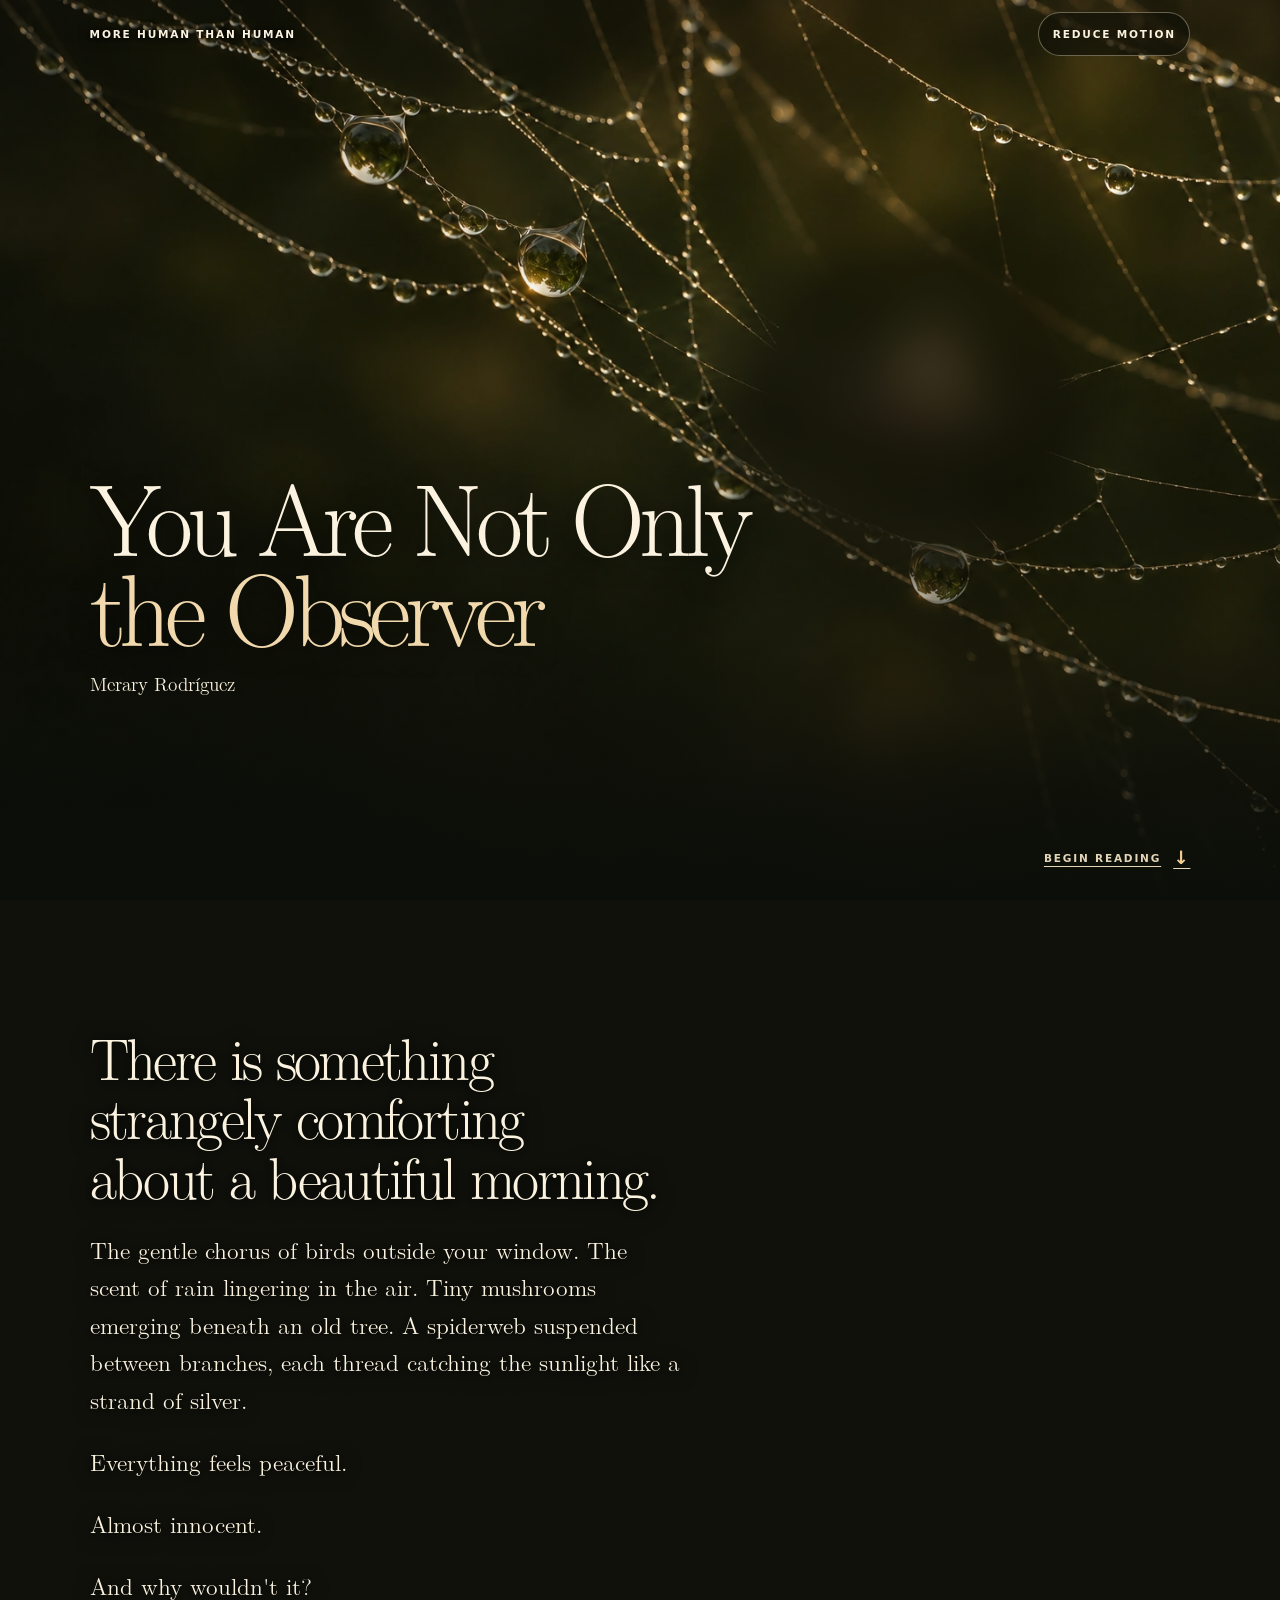
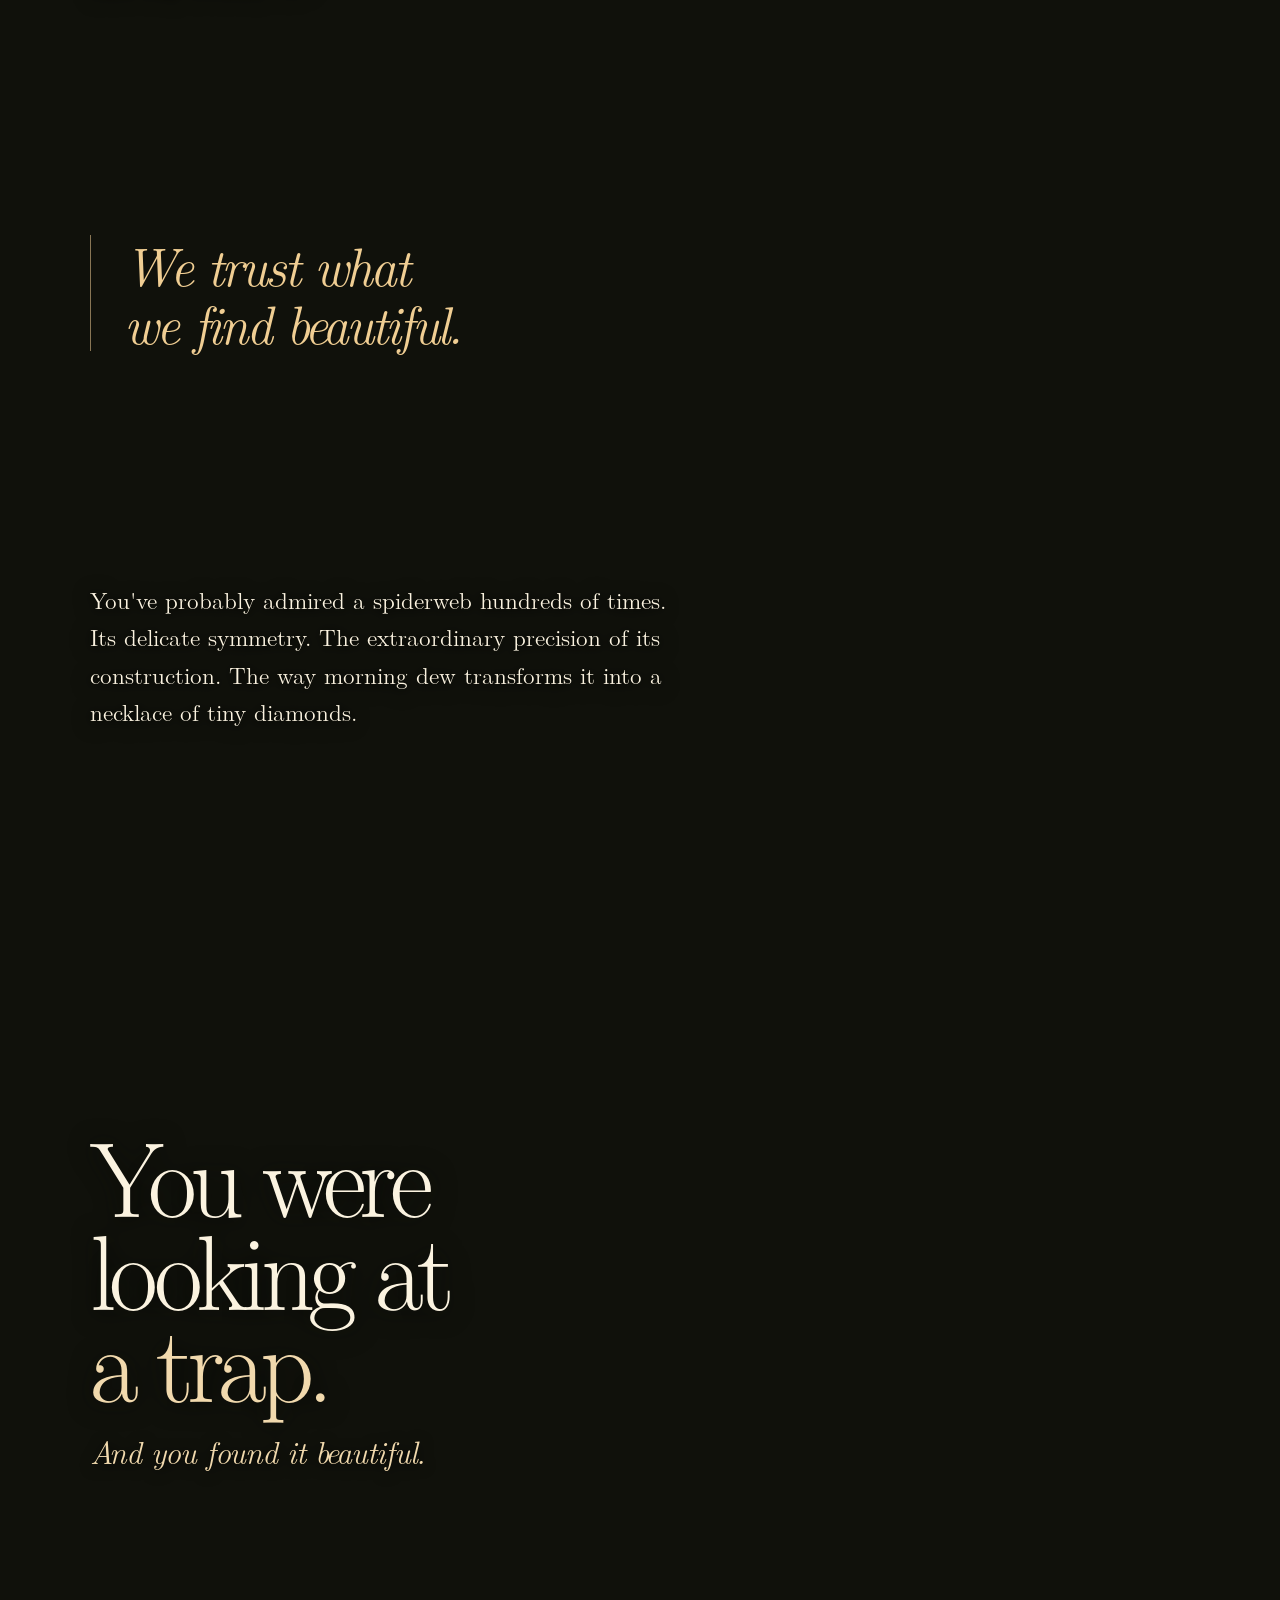
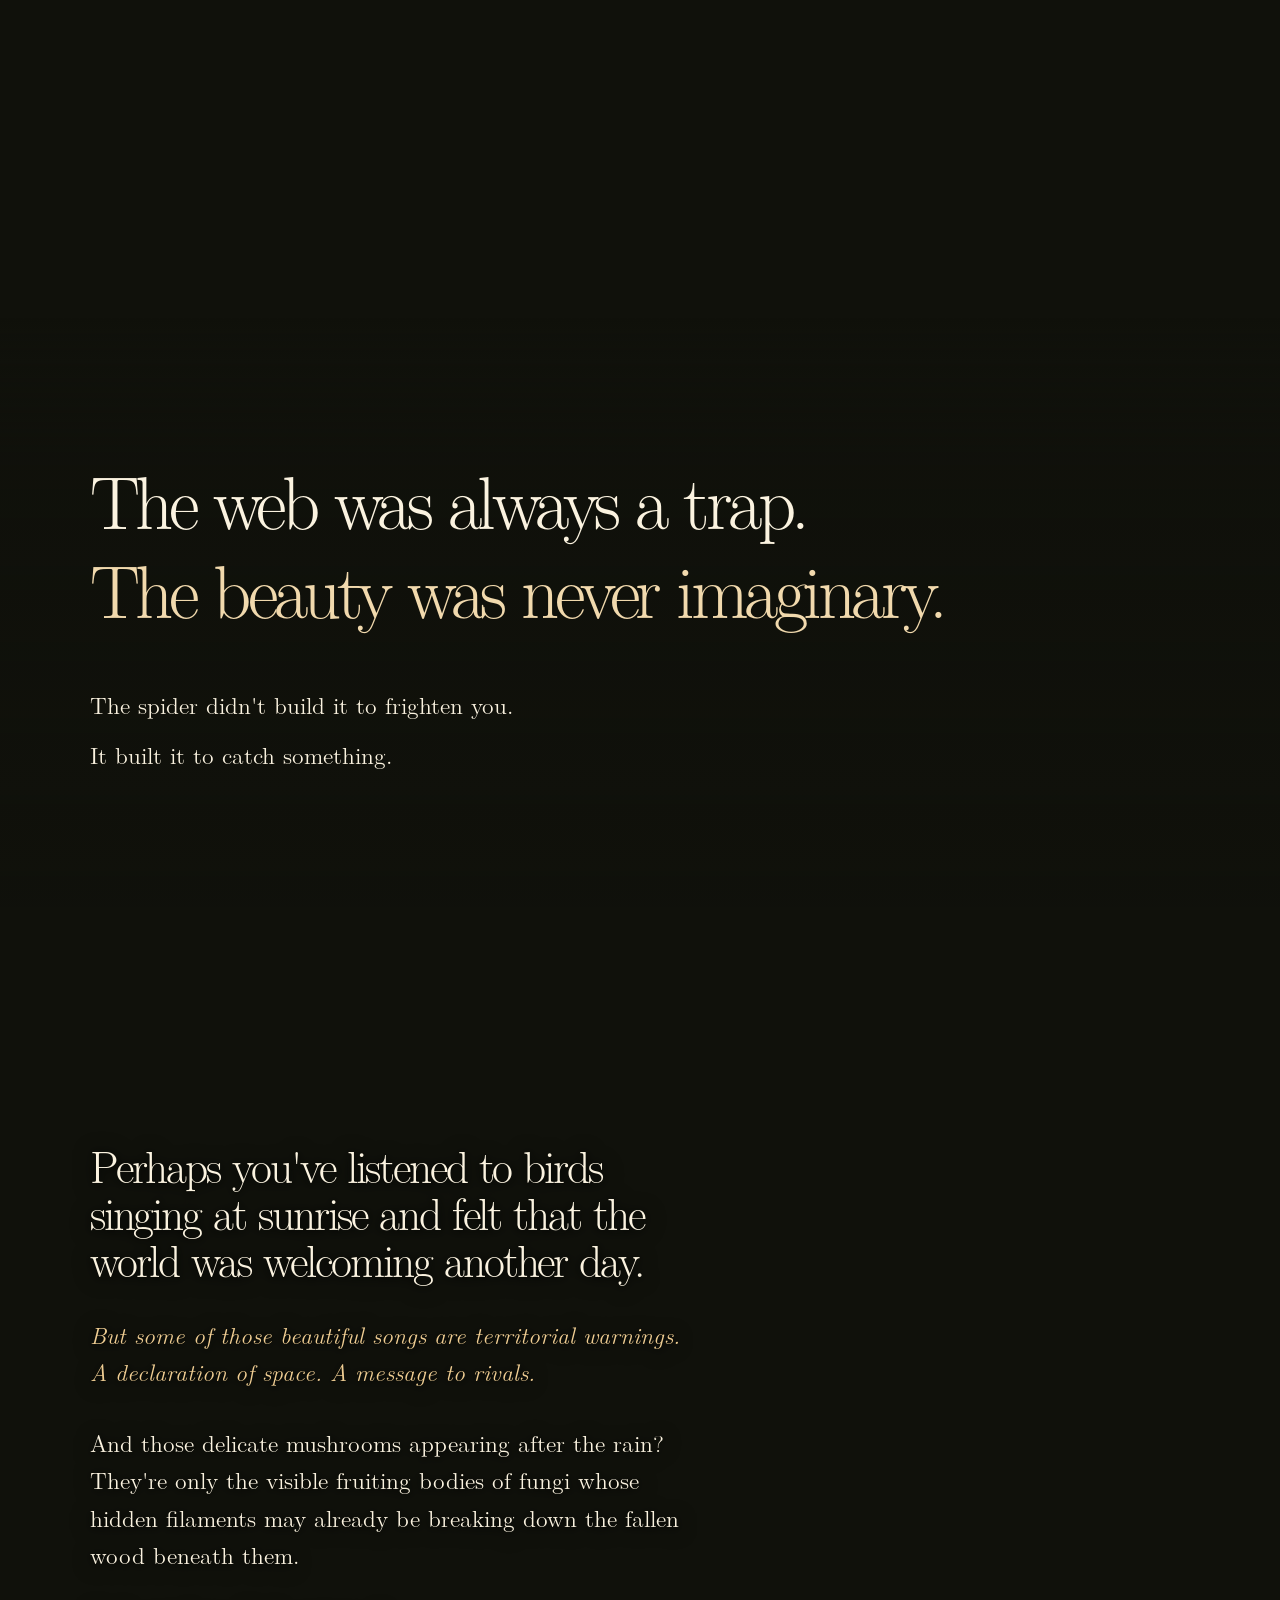
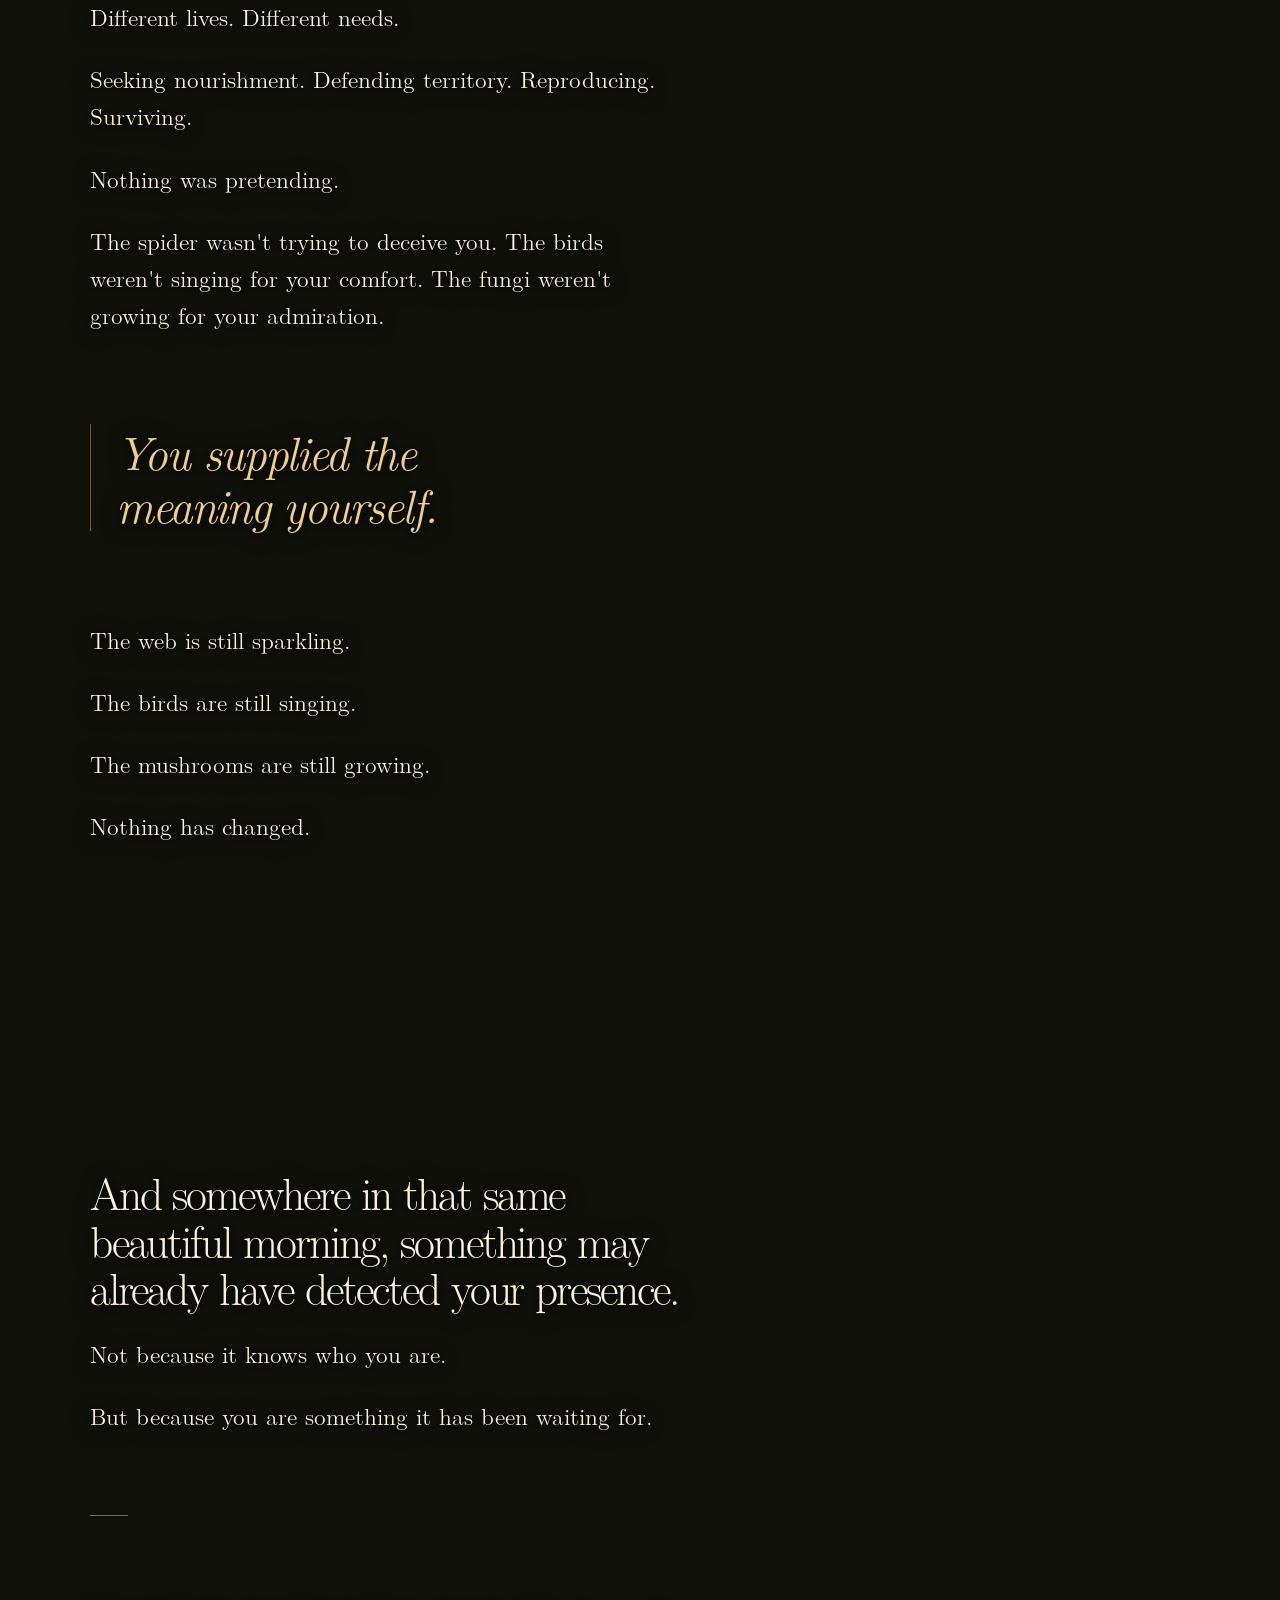
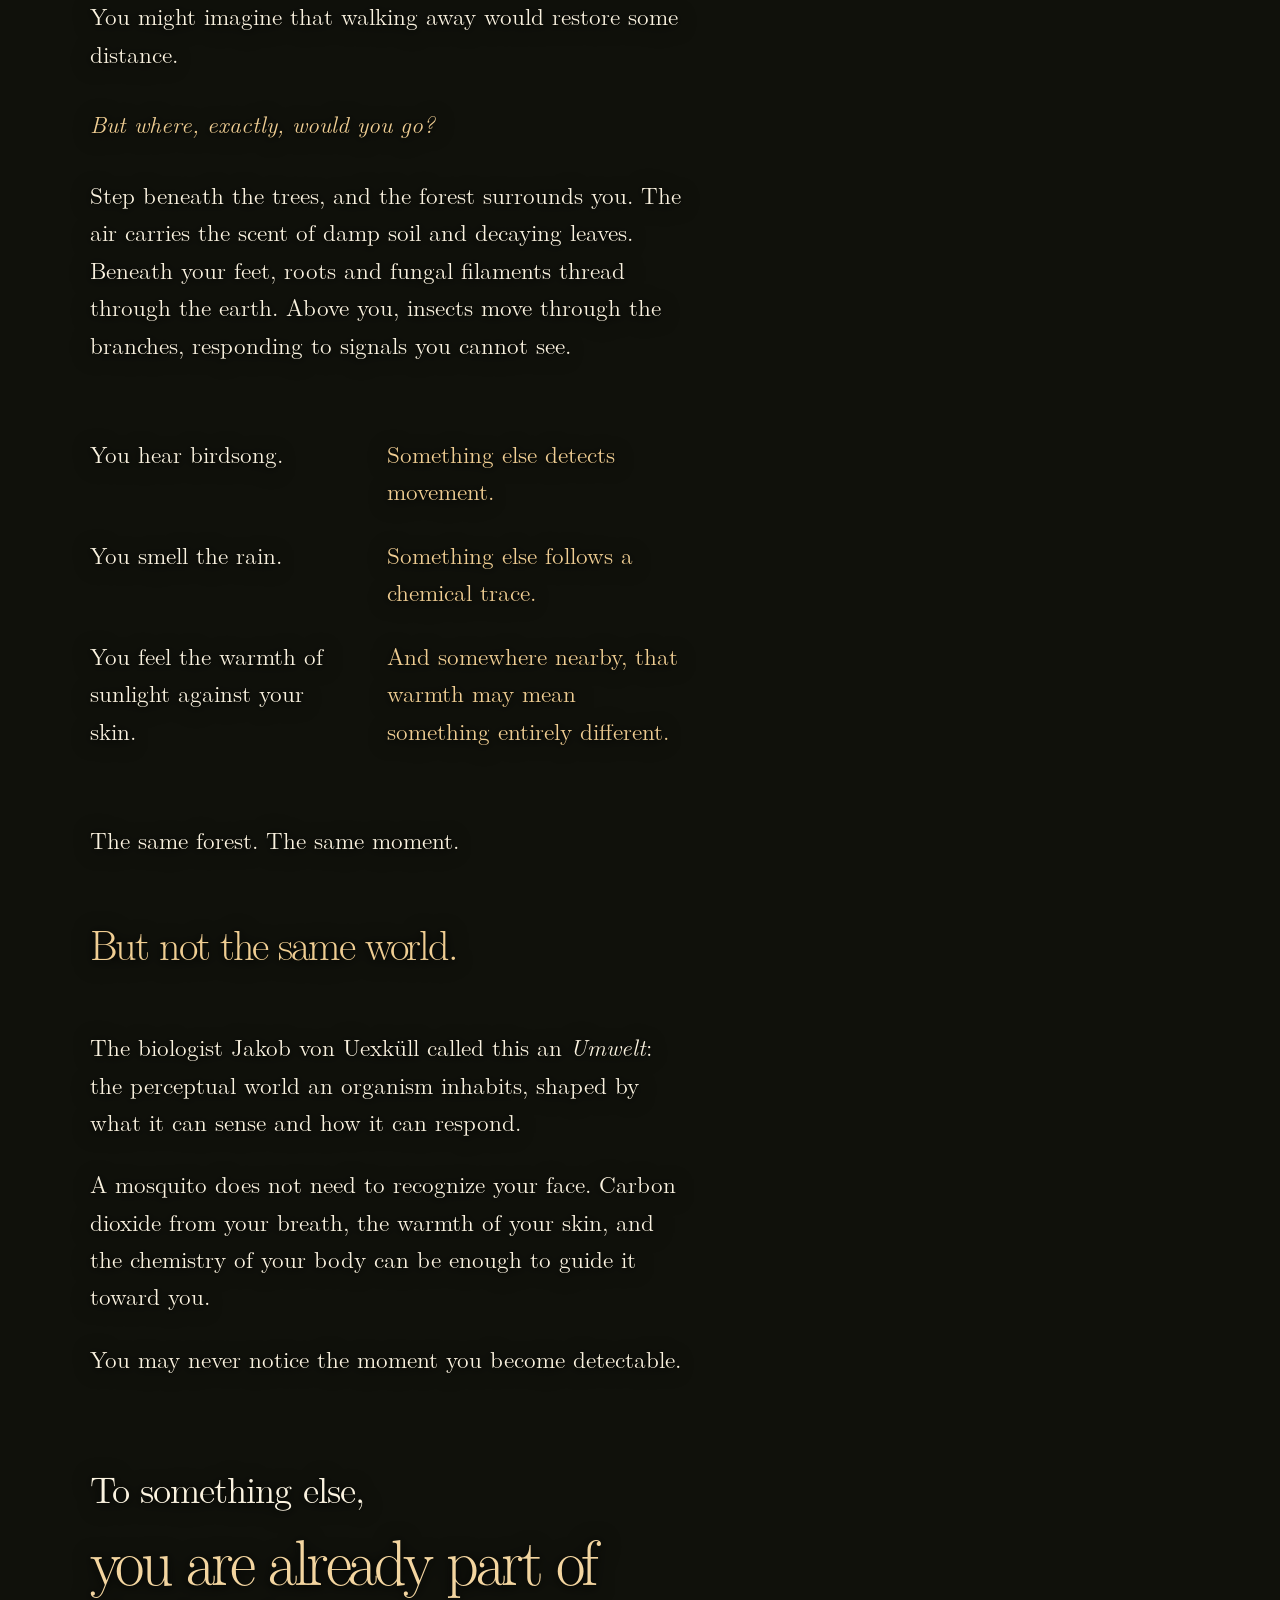
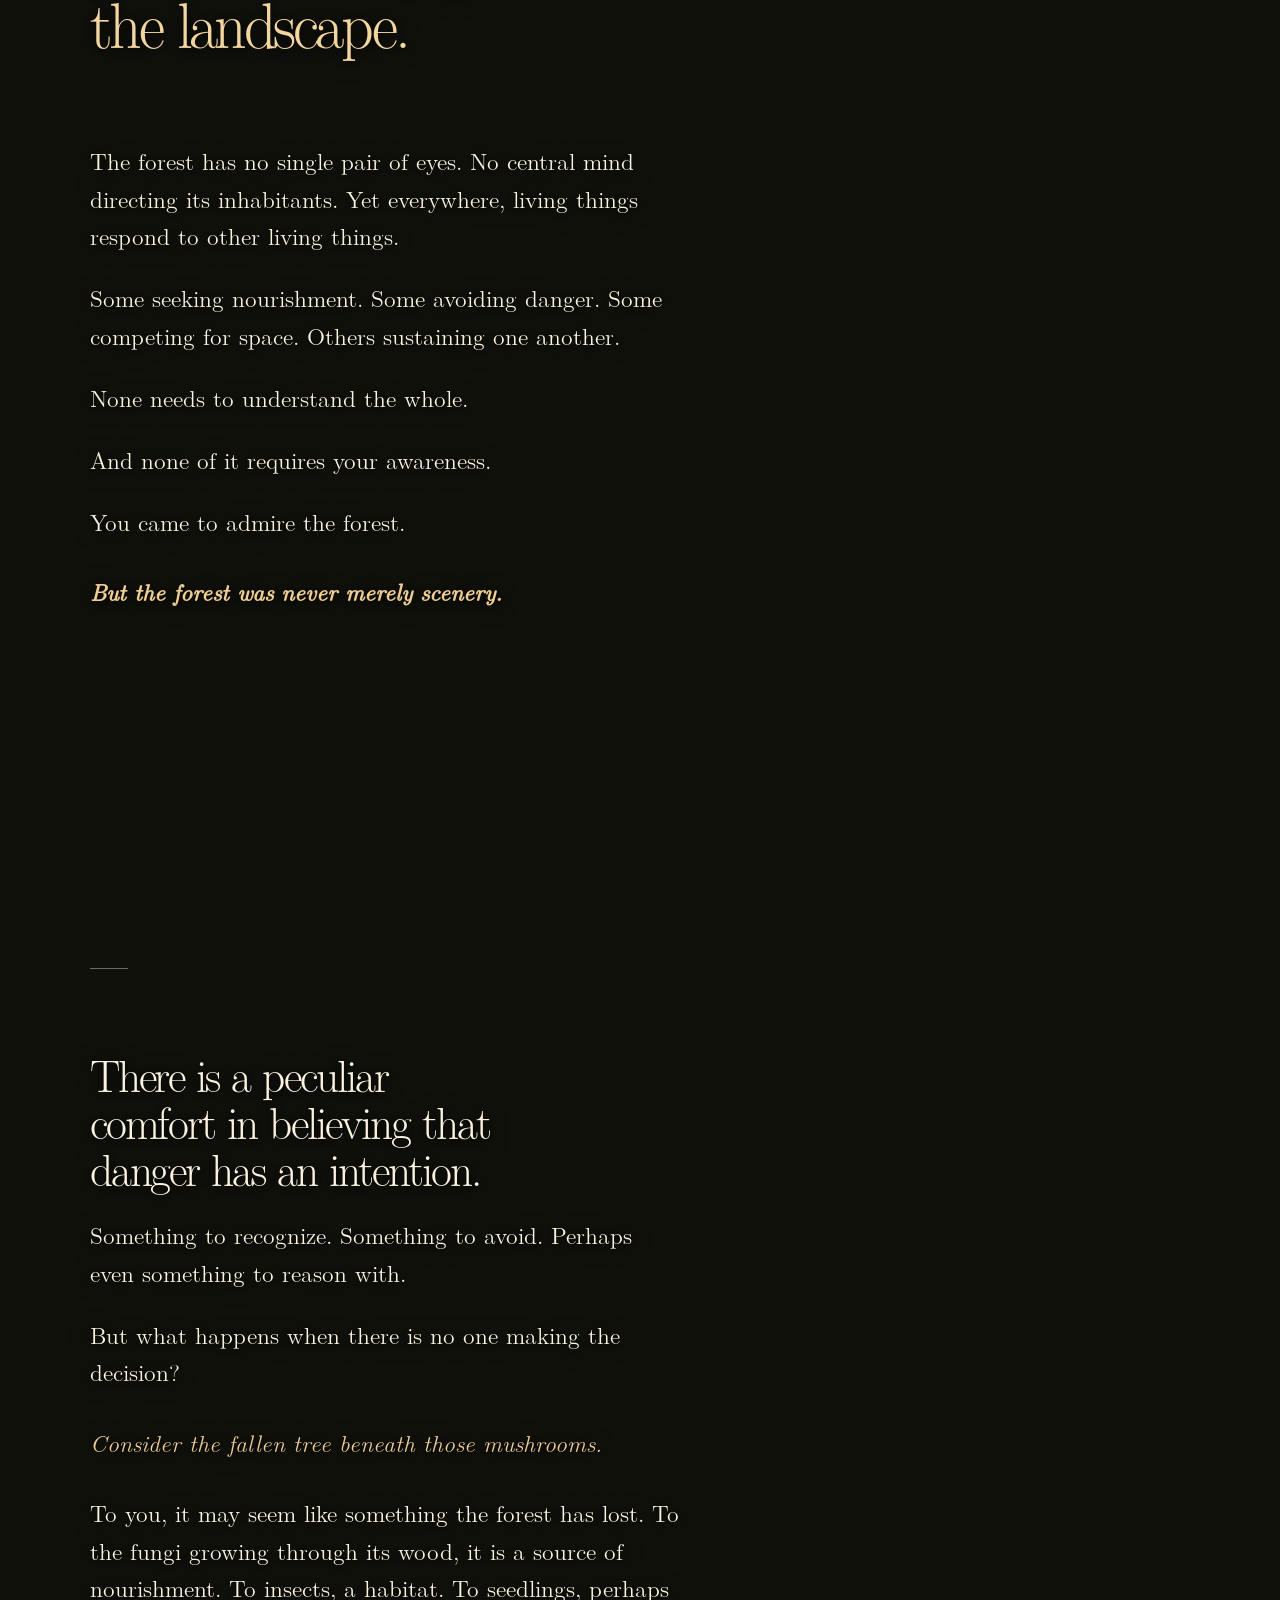
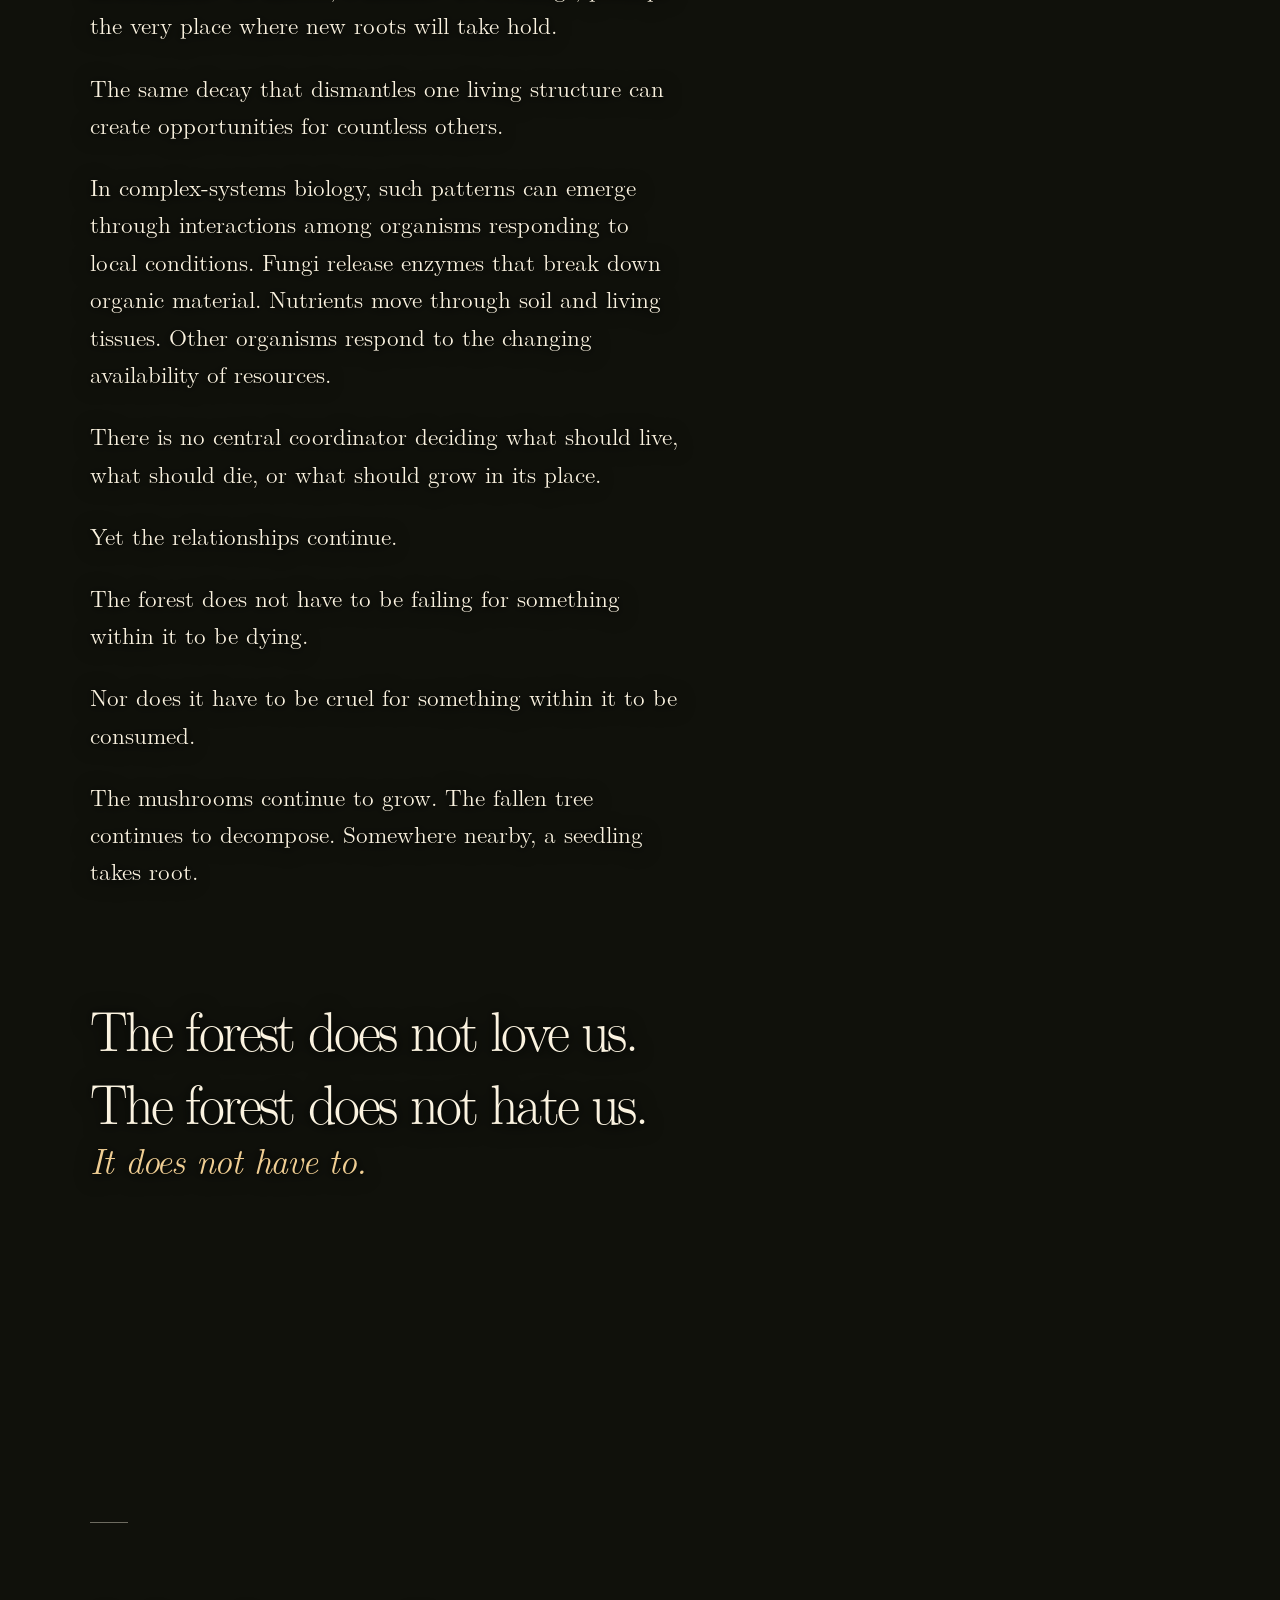
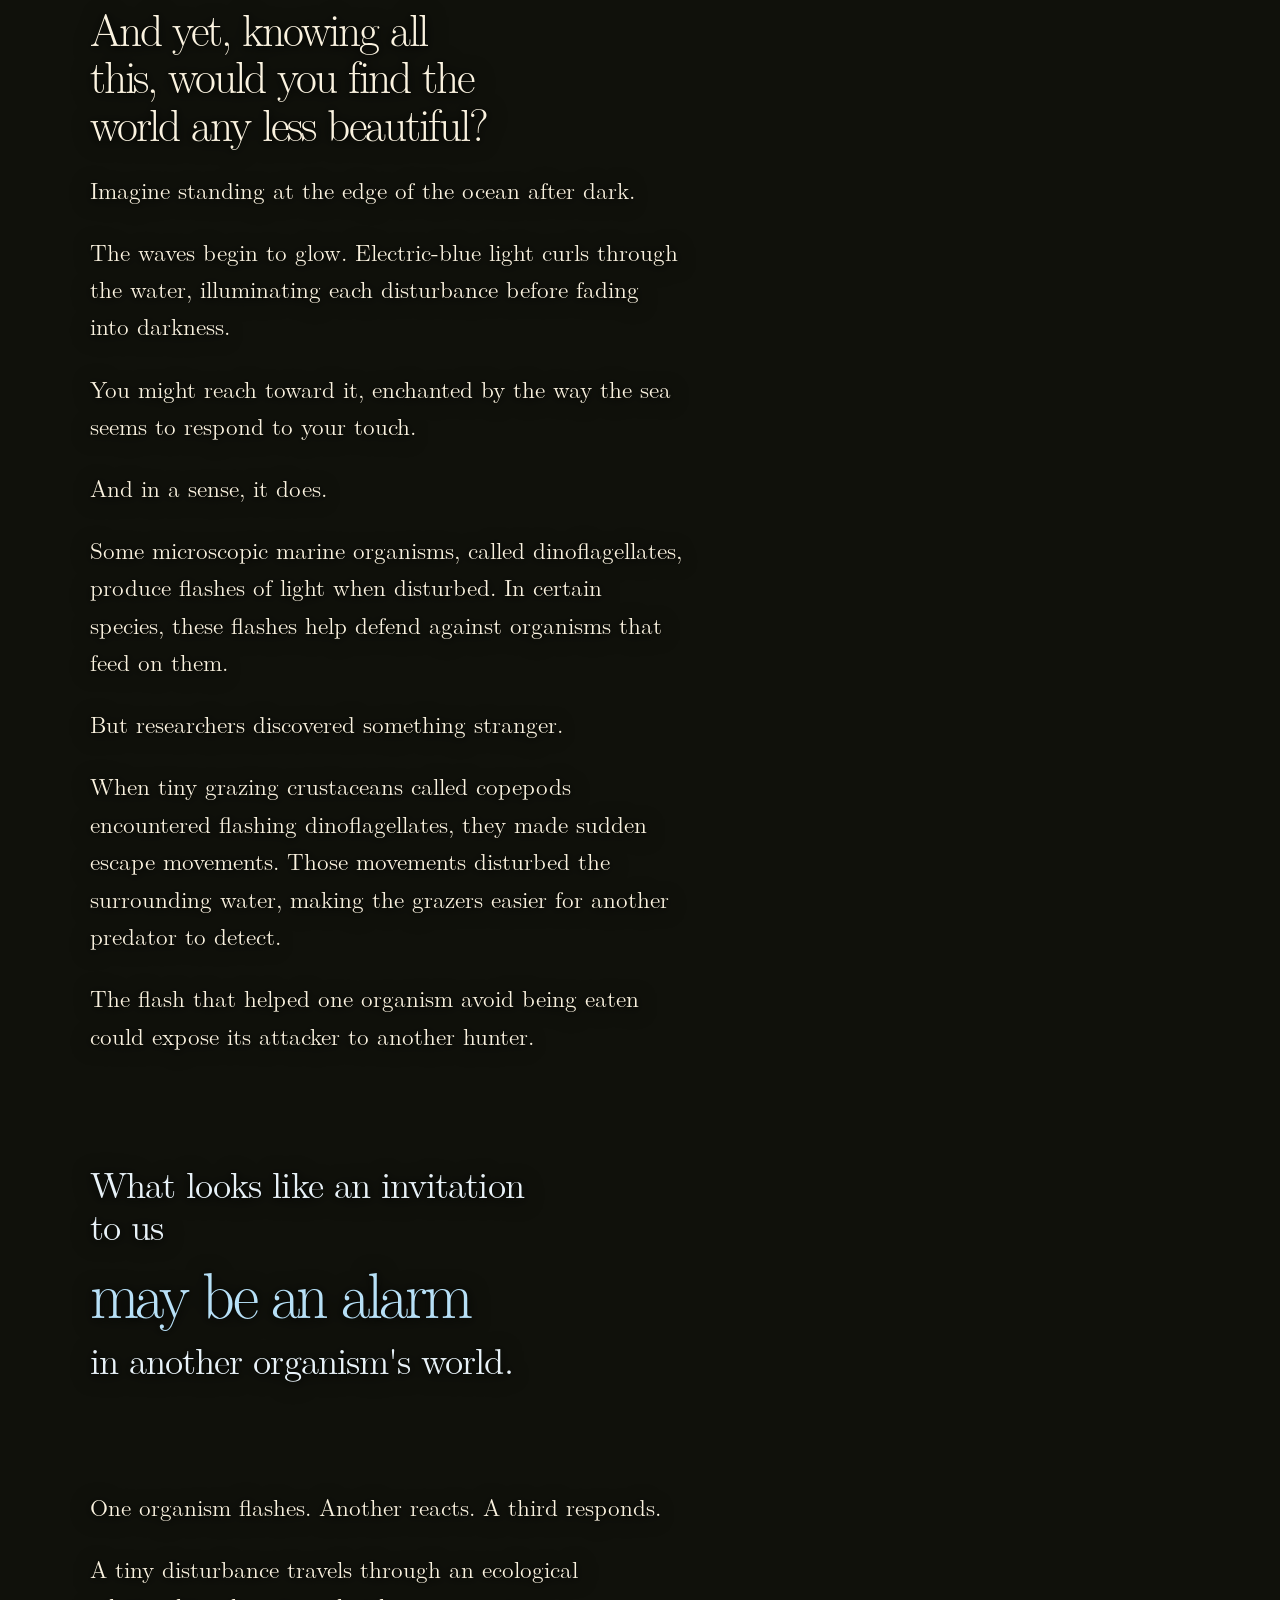
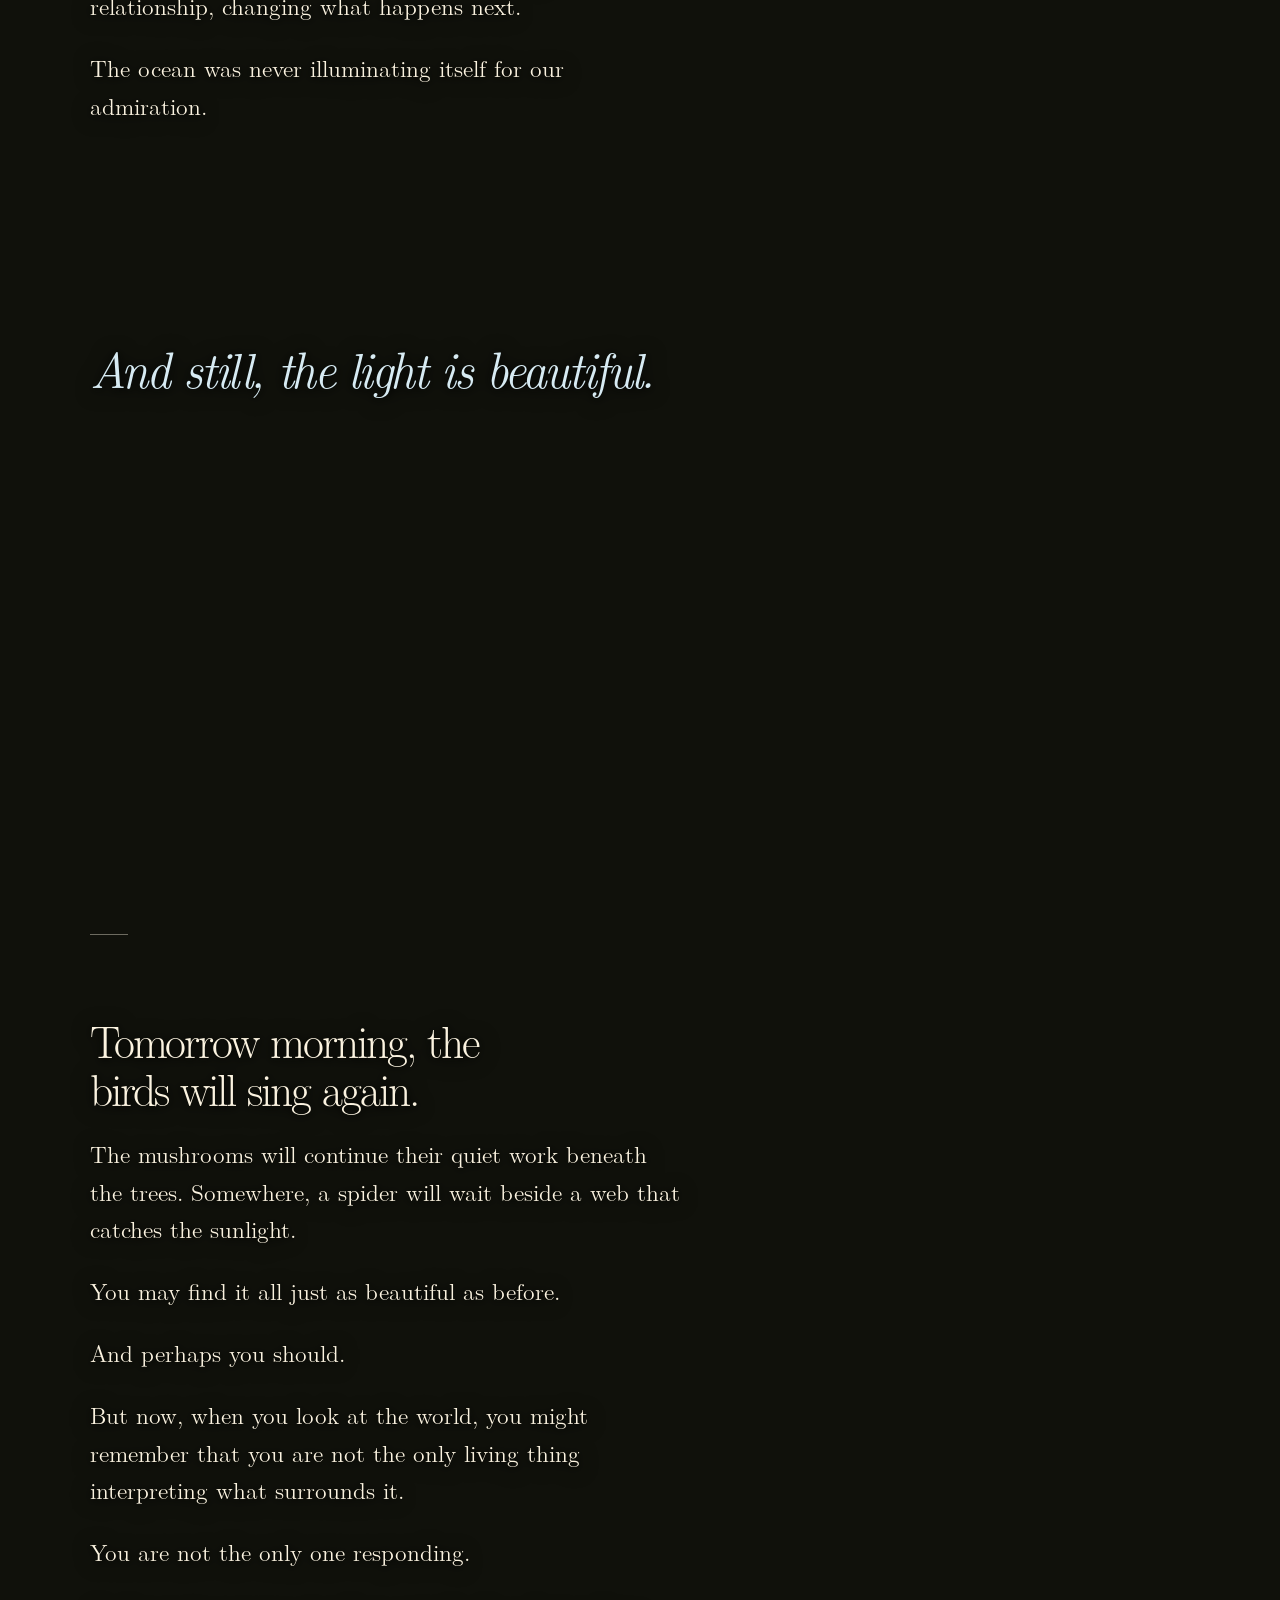
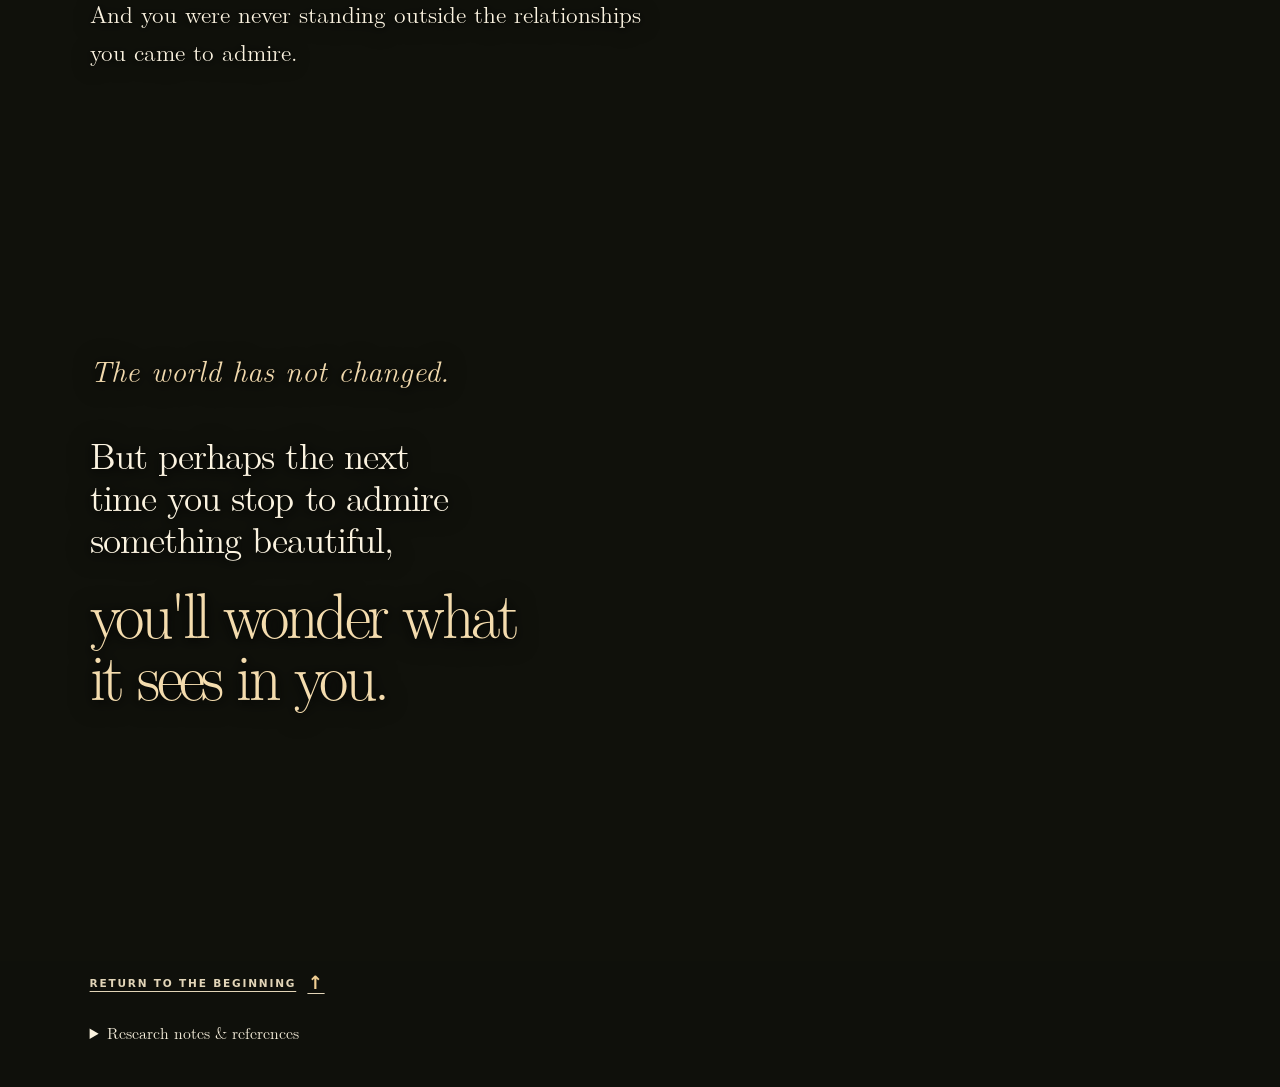
<file: docs/index.html>
<!doctype html>
<html lang="en">
<head>
  <meta charset="utf-8">
  <meta name="viewport" content="width=device-width, initial-scale=1">
  <meta name="theme-color" content="#10110b">
  <meta name="author" content="Merary Rodríguez">
  <meta name="description" content="A literary experience by Merary Rodríguez.">
  <title>You Are Not Only the Observer — Merary Rodríguez</title>
  <link rel="stylesheet" href="styles.css">
  <link rel="stylesheet" href="journey.css">
  <link rel="preload" href="assets/display.woff" as="font" type="font/woff" crossorigin>
  <script src="script.js" defer></script>
  <script src="journey.js" defer></script>
</head>
<body id="top">
  <a class="skip" href="#essay">Skip to essay</a>
  <div class="experience">
    <div class="scene" aria-hidden="true">
      <div class="scene-plane">
        <picture>
          <source media="(max-width: 640px)" srcset="assets/silk-compact.webp">
          <img src="assets/silk.webp" width="1536" height="1024" alt="" fetchpriority="high">
        </picture>
        <div class="soft-plane foreground"></div>
        <div class="soft-plane recess"></div>
      </div>
      <div class="scene-shade"></div>
      <div class="reading-shade"></div>
      <div class="world">
        <div class="world-layer" data-world="birdsong">
          <div class="world-plane">
            <template>
              <picture>
                <source media="(max-width: 820px)" srcset="assets/birdsong-compact.webp">
                <img src="assets/birdsong.webp" width="1536" height="1024" alt="">
              </picture>
            </template>
            <div class="world-recess"></div>
          </div>
          <div class="world-veil"></div>
        </div>
        <div class="world-layer" data-world="umwelt">
          <div class="world-plane">
            <template>
              <picture>
                <source media="(max-width: 820px)" srcset="assets/umwelt-compact.webp">
                <img src="assets/umwelt.webp" width="1536" height="1024" alt="">
              </picture>
            </template>
            <div class="world-recess"></div>
          </div>
          <div class="world-veil"></div>
        </div>
        <div class="world-layer" data-world="decay">
          <div class="world-plane">
            <template>
              <picture>
                <source media="(max-width: 820px)" srcset="assets/decay-compact.webp">
                <img src="assets/decay.webp" width="1536" height="1024" alt="">
              </picture>
            </template>
          </div>
          <div class="world-veil"></div>
        </div>
        <div class="world-layer" data-world="ocean">
          <div class="world-plane">
            <template>
              <picture>
                <source media="(max-width: 820px)" srcset="assets/ocean-compact.webp">
                <img src="assets/ocean.webp" width="1536" height="1024" alt="">
              </picture>
            </template>
          </div>
          <div class="world-veil"></div>
        </div>
      </div>
    </div>
    <main>
      <section class="cover" aria-labelledby="title">
        <header class="masthead">
          <span class="imprint">More Human Than Human</span>
          <button id="motion" type="button" aria-pressed="false" hidden>Reduce motion</button>
        </header>
        <div class="cover-copy">
          <h1 id="title">You Are Not Only <span>the Observer</span></h1>
          <p class="byline">Merary Rodríguez</p>
        </div>
        <a class="scroll-link" href="#essay">Begin reading <span aria-hidden="true">↓</span></a>
      </section>
      <article id="essay" aria-labelledby="title" tabindex="-1">
        <div class="opening">
          <div class="narrative">
            <p data-source="0" class="lead">There is something strangely comforting about a beautiful morning.</p>
          <p data-source="1">The gentle chorus of birds outside your window. The scent of rain lingering in the air. Tiny mushrooms emerging beneath an old tree. A spiderweb suspended between branches, each thread catching the sunlight like a strand of silver.</p>
          <p data-source="2">Everything feels peaceful.</p>
          <p data-source="3">Almost innocent.</p>
          <p data-source="4">And why wouldn't it?</p>
          </div>
          <div class="interruption">
            <p data-source="5" class="trust">We trust what we find beautiful.</p>
          </div>
          <div class="narrative approach">
            <p data-source="6">You've probably admired a spiderweb hundreds of times. Its delicate symmetry. The extraordinary precision of its construction. The way morning dew transforms it into a necklace of tiny diamonds.</p>
          </div>
        </div>
        <section class="turn" id="reversal" aria-label="The reversal">
          <p data-source="7" class="trap">You were looking at <span>a trap.</span></p>
          <p data-source="8" class="afterimage">And you found it beautiful.</p>
          <p class="sr-only">In the same silk that held the dew, a winged insect is held by several taut strands.</p>
          <noscript><img class="static-reveal" src="assets/silk.webp" width="1536" height="1024" alt="A fly caught in the same dew-covered silk." loading="lazy"></noscript>
        </section>
        <div class="recognition">
          <p data-source="9" class="recognition-line"><strong><span>The web was always a trap.</span> <span>The beauty was never imaginary.</span></strong></p>
          <p data-source="10">The spider didn't build it to frighten you.</p>
          <p data-source="11">It built it to catch something.</p>
        </div>
        <section class="chapter" id="birdsong" aria-label="Birdsong">
          <p class="sr-only">A singing bird faces a second bird on a branch across a gap.</p>
          <noscript><img class="journey-still" src="assets/birdsong.webp" width="1536" height="1024" alt="" loading="lazy"></noscript>
          <div class="chapter-copy">
            <p data-source="12" class="chapter-lead">Perhaps you've listened to birds singing at sunrise and felt that the world was welcoming another day.</p>
          <p data-source="13" class="territory">But some of those beautiful songs are territorial warnings. A declaration of space. A message to rivals.</p>
          <p data-source="14">And those delicate mushrooms appearing after the rain? They're only the visible fruiting bodies of fungi whose hidden filaments may already be breaking down the fallen wood beneath them.</p>
          <p data-source="15">Different lives. Different needs.</p>
          <p data-source="16">Seeking nourishment. Defending territory. Reproducing. Surviving.</p>
          <p data-source="17">Nothing was pretending.</p>
          <p data-source="18">The spider wasn't trying to deceive you. The birds weren't singing for your comfort. The fungi weren't growing for your admiration.</p>
          <p data-source="19" class="statement meaning-line"><strong>You supplied the meaning yourself.</strong></p>
          <p data-source="20">The web is still sparkling.</p>
          <p data-source="21">The birds are still singing.</p>
          <p data-source="22">The mushrooms are still growing.</p>
          <p data-source="23">Nothing has changed.</p>
          </div>
        </section>
        <section class="chapter" id="umwelt" aria-label="Different perceptual worlds">
          <p class="sr-only">A mosquito rests on a twig beside the edge of a person's sleeve and bare arm.</p>
          <noscript><img class="journey-still" src="assets/umwelt.webp" width="1536" height="1024" alt="" loading="lazy"></noscript>
          <div class="chapter-copy">
            <p data-source="24" class="chapter-lead">And somewhere in that same beautiful morning, something may already have detected your presence.</p>
          <p data-source="25">Not because it knows who you are.</p>
          <p data-source="26">But because you are something it has been waiting for.</p>
          <hr data-source="27">
          <p data-source="28">You might imagine that walking away would restore some distance.</p>
          <p data-source="29" class="pivot">But where, exactly, would you go?</p>
          <p data-source="30">Step beneath the trees, and the forest surrounds you. The air carries the scent of damp soil and decaying leaves. Beneath your feet, roots and fungal filaments thread through the earth. Above you, insects move through the branches, responding to signals you cannot see.</p>
            <div class="sense-pairs">
              <p data-source="31">You hear birdsong.</p>
          <p data-source="32">Something else detects movement.</p>
          <p data-source="33">You smell the rain.</p>
          <p data-source="34">Something else follows a chemical trace.</p>
          <p data-source="35">You feel the warmth of sunlight against your skin.</p>
          <p data-source="36">And somewhere nearby, that warmth may mean something entirely different.</p>
            </div>
            <p data-source="37">The same forest. The same moment.</p>
          <p data-source="38" class="statement world-pivot"><strong>But not the same world.</strong></p>
          <p data-source="39">The biologist Jakob von Uexküll called this an <em>Umwelt</em>: the perceptual world an organism inhabits, shaped by what it can sense and how it can respond.</p>
          <p data-source="40">A mosquito does not need to recognize your face. Carbon dioxide from your breath, the warmth of your skin, and the chemistry of your body can be enough to guide it toward you.</p>
          <p data-source="41">You may never notice the moment you become detectable.</p>
          <p data-source="42" class="statement participant-line"><strong>To something else, <span>you are already part of the landscape.</span></strong></p>
          <p data-source="43">The forest has no single pair of eyes. No central mind directing its inhabitants. Yet everywhere, living things respond to other living things.</p>
          <p data-source="44">Some seeking nourishment. Some avoiding danger. Some competing for space. Others sustaining one another.</p>
          <p data-source="45">None needs to understand the whole.</p>
          <p data-source="46">And none of it requires your awareness.</p>
          <p data-source="47">You came to admire the forest.</p>
          <p data-source="48" class="pivot"><strong>But the forest was never merely scenery.</strong></p>
          </div>
        </section>
        <section class="chapter" id="decay" aria-label="The fallen log">
          <p class="sr-only">Shelf fungi, white filaments, a woodlouse, and a seedling share a fallen log.</p>
          <noscript><img class="journey-still" src="assets/decay.webp" width="1536" height="1024" alt="" loading="lazy"></noscript>
          <div class="chapter-copy">
            <hr data-source="49">
          <p data-source="50" class="chapter-lead">There is a peculiar comfort in believing that danger has an intention.</p>
          <p data-source="51">Something to recognize. Something to avoid. Perhaps even something to reason with.</p>
          <p data-source="52">But what happens when there is no one making the decision?</p>
          <p data-source="53" class="pivot">Consider the fallen tree beneath those mushrooms.</p>
          <p data-source="54">To you, it may seem like something the forest has lost. To the fungi growing through its wood, it is a source of nourishment. To insects, a habitat. To seedlings, perhaps the very place where new roots will take hold.</p>
          <p data-source="55">The same decay that dismantles one living structure can create opportunities for countless others.</p>
          <p data-source="56">In complex-systems biology, such patterns can emerge through interactions among organisms responding to local conditions. Fungi release enzymes that break down organic material. Nutrients move through soil and living tissues. Other organisms respond to the changing availability of resources.</p>
          <p data-source="57">There is no central coordinator deciding what should live, what should die, or what should grow in its place.</p>
          <p data-source="58">Yet the relationships continue.</p>
          <p data-source="59">The forest does not have to be failing for something within it to be dying.</p>
          <p data-source="60">Nor does it have to be cruel for something within it to be consumed.</p>
          <p data-source="61">The mushrooms continue to grow. The fallen tree continues to decompose. Somewhere nearby, a seedling takes root.</p>
            <div class="forest-pause">
              <p data-source="62" class="forest-line"><strong>The forest does not love us.</strong></p>
          <p data-source="63" class="forest-line"><strong>The forest does not hate us.</strong></p>
          <p data-source="64" class="forest-line forest-release"><strong>It does not have to.</strong></p>
            </div>
          </div>
        </section>
        <section class="chapter" id="ocean" aria-label="The ocean after dark">
          <p class="sr-only">Electric blue speckles trace the disturbed lip of a wave as it breaks in the dark.</p>
          <noscript><img class="journey-still" src="assets/ocean.webp" width="1536" height="1024" alt="" loading="lazy"></noscript>
          <div class="chapter-copy">
            <hr data-source="65">
          <p data-source="66" class="chapter-lead">And yet, knowing all this, would you find the world any less beautiful?</p>
          <p data-source="67">Imagine standing at the edge of the ocean after dark.</p>
          <p data-source="68">The waves begin to glow. Electric-blue light curls through the water, illuminating each disturbance before fading into darkness.</p>
          <p data-source="69">You might reach toward it, enchanted by the way the sea seems to respond to your touch.</p>
          <p data-source="70">And in a sense, it does.</p>
          <p data-source="71">Some microscopic marine organisms, called dinoflagellates, produce flashes of light when disturbed. In certain species, these flashes help defend against organisms that feed on them.</p>
          <p data-source="72">But researchers discovered something stranger.</p>
          <p data-source="73">When tiny grazing crustaceans called copepods encountered flashing dinoflagellates, they made sudden escape movements. Those movements disturbed the surrounding water, making the grazers easier for another predator to detect.</p>
          <p data-source="74">The flash that helped one organism avoid being eaten could expose its attacker to another hunter.</p>
          <p data-source="75" class="statement alarm-line">What looks like an invitation to us <span>may be an alarm</span> in another organism's world.</p>
          <p data-source="76">One organism flashes. Another reacts. A third responds.</p>
          <p data-source="77">A tiny disturbance travels through an ecological relationship, changing what happens next.</p>
          <p data-source="78">The ocean was never illuminating itself for our admiration.</p>
            <div class="ocean-pause">
              <p data-source="79" class="light-line">And still, the light is beautiful.</p>
            </div>
          </div>
        </section>
        <section class="chapter" id="return" aria-label="Return to morning">
          <p class="sr-only">The opening web returns with its luminous dew and the trapped fly visible together.</p>
          <noscript><img class="journey-still" src="assets/silk.webp" width="1536" height="1024" alt="" loading="lazy"></noscript>
          <div class="chapter-copy">
            <hr data-source="80">
          <p data-source="81" class="chapter-lead">Tomorrow morning, the birds will sing again.</p>
          <p data-source="82">The mushrooms will continue their quiet work beneath the trees. Somewhere, a spider will wait beside a web that catches the sunlight.</p>
          <p data-source="83">You may find it all just as beautiful as before.</p>
          <p data-source="84">And perhaps you should.</p>
          <p data-source="85">But now, when you look at the world, you might remember that you are not the only living thing interpreting what surrounds it.</p>
          <p data-source="86">You are not the only one responding.</p>
          <p data-source="87">And you were never standing outside the relationships you came to admire.</p>
          </div>
          <div class="finale">
            <p data-source="88" class="world-remains">The world has not changed.</p>
          <p data-source="89" class="final-question"><strong>But perhaps the next time you stop to admire something beautiful, <span>you'll wonder what it sees in you.</span></strong></p>
          </div>
        </section>
      </article>
    </main>
    <footer class="endnote">
      <a href="#top">Return to the beginning <span aria-hidden="true">↑</span></a>
      <details class="research-notes">
        <summary>Research notes &amp; references</summary>
        <p>Scientific background to the essay. The visual environment is an artistic interpretation.</p>
        <ul>
          <li>Jakob von Uexküll. <a href="https://www.upress.umn.edu/9780816659005/a-foray-into-the-worlds-of-animals-and-humans/"><cite>A Foray into the Worlds of Animals and Humans</cite></a>. Originally published in German in 1934. English translation by Joseph D. O’Neil, University of Minnesota Press, 2010.</li>
          <li>McMeniman et al. (2014). <a href="https://pubmed.ncbi.nlm.nih.gov/24581501/">Multimodal integration of carbon dioxide and other sensory cues drives mosquito attraction to humans</a>.</li>
          <li>Huang, Ryderheim, and Kiørboe (2024). <a href="https://besjournals.onlinelibrary.wiley.com/doi/10.1111/1365-2435.14488">Revisiting the burglar alarm hypothesis: A behavioural cascade mediated by dinoflagellate bioluminescence</a>. <cite>Functional Ecology</cite>. DOI 10.1111/1365-2435.14488.</li>
        </ul>
      </details>
    </footer>
  </div>
</body>
</html>
</file>
<file: docs/styles.css>
@font-face {
  font-family: Display;
  src: url("assets/display.woff") format("woff");
  font-display: swap;
}
@font-face {
  font-family: Reading;
  src: url("assets/reading.woff") format("woff");
  font-display: swap;
}
@font-face {
  font-family: Reading;
  src: url("assets/italic.woff") format("woff");
  font-style: italic;
  font-display: swap;
}

:root {
  color-scheme: dark;
  --ground: #10110b;
  --light: #fbf3e0;
  --muted: #e2d5b8;
  --gold: #f0ce93;
  --gutter: clamp(24px, 7vw, 134px);
  --display: Display, "Times New Roman", serif;
  --reading: Reading, Georgia, serif;
  --interface: ui-sans-serif, system-ui, sans-serif;
}
*, *::before, *::after { box-sizing: border-box; }
body { margin: 0; color: var(--light); background: var(--ground); }
h1, p { margin: 0; }
a { color: inherit; text-underline-offset: .35em; }
a:hover { text-decoration-thickness: 2px; }
:focus-visible { outline: 2px solid var(--gold); outline-offset: 5px; }
::selection { color: #131109; background: var(--gold); }
[hidden] { display: none !important; }
.skip {
  position: fixed;
  z-index: 4;
  top: 12px;
  left: 12px;
  transform: translateY(-150%);
  background: var(--light);
  color: var(--ground);
  padding: .8rem 1rem;
  font: 600 .9rem var(--interface);
}
.skip:focus { transform: none; }
.sr-only {
  position: absolute;
  width: 1px;
  height: 1px;
  margin: -1px;
  overflow: hidden;
  clip-path: inset(50%);
  white-space: nowrap;
}

.experience { isolation: isolate; }
.scene {
  --focus: 0;
  --shade: 0;
  --plate: url("assets/silk.webp");
  position: sticky;
  z-index: -1;
  top: 0;
  height: 100vh;
  height: 100svh;
  margin-bottom: -100vh;
  margin-bottom: -100svh;
  overflow: hidden;
  pointer-events: none;
  background: var(--ground);
}
.scene-plane {
  position: absolute;
  inset-block-start: 50%;
  inset-inline-start: 66%;
  width: max(100%, 150vh);
  width: max(100%, 150svh);
  aspect-ratio: 3 / 2;
  transform: translate(-66%, -50%);
}
.scene-plane img, .soft-plane, .scene-shade, .reading-shade {
  position: absolute;
  inset: 0;
  width: 100%;
  height: 100%;
}
.soft-plane {
  background: var(--plate) center / 100% 100% no-repeat;
}
.foreground {
  opacity: calc(var(--focus) * .66);
  filter: blur(4px) brightness(.95);
  mask-image: radial-gradient(ellipse 24% 32% at 71% 44%, transparent 43%, #000 92%);
}
.recess {
  opacity: calc(1 - var(--focus));
  filter: blur(31px) brightness(.65);
  mask-image: radial-gradient(ellipse 16% 22% at 71% 44%, #000 66%, transparent 100%);
}
.scene-shade {
  background:
    linear-gradient(0deg, #0c0e09 0%, #0c0e09de 9%, #0c0e0962 30%, transparent 62%),
    linear-gradient(90deg, #0a0b0845 0%, transparent 50%),
    linear-gradient(180deg, #0a0b0866, transparent 13%);
}
.reading-shade {
  opacity: var(--shade);
  background: linear-gradient(90deg, #090b07ed 0%, #090b07d6 25%, #090b0755 51%, transparent 71%);
}
main, .endnote { position: relative; }
.cover { position: relative; min-height: 100vh; min-height: 100svh; }
.masthead {
  position: absolute;
  inset: 0 var(--gutter) auto;
  display: flex;
  align-items: center;
  justify-content: space-between;
  gap: 1rem;
  min-height: 66px;
  padding-block: .75rem;
}
.imprint, #motion, .scroll-link, .endnote {
  font: 650 .66rem/1.4 var(--interface);
  letter-spacing: .17em;
  text-transform: uppercase;
}
.imprint { text-shadow: 0 1px 4px #000, 0 1px 12px #000; }
#motion {
  border: 1px solid #e2d5b868;
  border-radius: 100vw;
  color: var(--light);
  padding: .65rem .85rem;
  min-height: 44px;
  background: #111108b8;
  cursor: pointer;
}
#motion[aria-pressed="true"] { background: #e2d5b8; color: #19150a; }
#motion:disabled { cursor: default; }
.cover-copy {
  position: relative;
  padding: max(11rem, 52svh) var(--gutter) 6.5rem;
}
h1 {
  font: 400 clamp(3.4rem, 8vw, 9rem)/.88 var(--display);
  letter-spacing: -.062em;
  text-shadow: 0 3px 26px #090b07ad;
}
h1 span { display: block; color: #f1d9ad; }
.byline { margin-top: 1.45rem; font: 400 clamp(1.1rem, 1.5vw, 1.35rem)/1.3 var(--reading); }
.scroll-link {
  position: absolute;
  inset: auto var(--gutter) 1.25rem auto;
  min-height: 44px;
  display: inline-flex;
  align-items: center;
  gap: .75rem;
  color: var(--muted);
}
.scroll-link span, .endnote span { font-size: 1.15rem; color: var(--gold); }

.opening { padding: 14svh var(--gutter) 0; }
.narrative {
  width: min(100%, 37rem);
  text-shadow: 0 1px 8px #090b07, 0 2px 20px #090b07;
  font: 400 clamp(1.19rem, 1.85vw, 1.56rem)/1.58 var(--reading);
}
.narrative p + p { margin-top: 1.05em; }
.narrative .lead {
  font: 400 clamp(2.4rem, 4.6vw, 4.6rem)/1.01 var(--display);
  letter-spacing: -.045em;
  text-wrap: balance;
  margin-bottom: .45em;
}
.interruption {
  display: flex;
  align-items: center;
  min-height: 64svh;
  width: min(100%, 36rem);
}
.trust {
  border-inline-start: 1px solid #f0ce938a;
  padding-inline-start: clamp(.9rem, 2.6vw, 2.5rem);
  color: var(--gold);
  font: italic clamp(2rem, 4.2vw, 4.2rem)/1.02 var(--reading);
  letter-spacing: -.055em;
  text-wrap: balance;
}
.approach { padding-bottom: 12svh; }
.turn {
  min-height: 120svh;
  padding: 32svh var(--gutter) 12svh;
}
.trap {
  max-width: 8.7ch;
  font: 400 clamp(4rem, 8.3vw, 9.5rem)/.87 var(--display);
  letter-spacing: -.067em;
  text-shadow: 0 2px 25px #0b0c08;
}
.afterimage {
  margin-top: 1.8rem;
  color: #f1d9ad;
  font: italic clamp(1.3rem, 2.5vw, 2.45rem)/1.15 var(--reading);
  letter-spacing: -.035em;
  text-shadow: 0 2px 14px #080907;
}
.recognition {
  padding: 16svh var(--gutter) 15svh;
  background: linear-gradient(0deg, #10110be8, #10110b89 77%, transparent);
}
.recognition p {
  font: 400 clamp(1.21rem, 1.85vw, 1.56rem)/1.53 var(--reading);
}
.recognition p + p { margin-top: .55em; }
.recognition .recognition-line {
  margin-bottom: .85em;
  font: 400 clamp(2.6rem, 5.85vw, 6.7rem)/.96 var(--display);
  letter-spacing: -.06em;
}
.recognition-line strong { font-weight: inherit; }
.recognition-line span { display: block; text-wrap: balance; width: fit-content; }
.recognition-line span + span { color: #f1d9ad; margin-top: .1em; }
.endnote {
  padding: 0 var(--gutter) 2rem;
  background: #10110be8;
  color: var(--muted);
}
.endnote a { display: inline-flex; align-items: center; gap: .7rem; min-height: 44px; }
.static-reveal { display: block; width: min(100%, 54rem); height: auto; margin-top: 2.5rem; }
@media (max-width: 760px) {
  .scene-plane {
    inset-block-start: 0;
    inset-inline-start: 66%;
    width: max(100%, 111vh);
    width: max(100%, 111svh);
    transform: translateX(-66%);
  }
  .scene-shade {
    background:
      linear-gradient(180deg, #0a0b0890, transparent 14%),
      linear-gradient(0deg, #0c0e09 0%, #0c0e09 27%, #0c0e0960 49%, transparent 64%);
  }
  .cover-copy { padding-top: max(11rem, 60svh); padding-bottom: 5.7rem; }
  .masthead { min-height: 58px; }
  .imprint, #motion, .scroll-link, .endnote { font-size: .59rem; letter-spacing: .11em; }
  #motion { padding-inline: .6rem; }
  h1 { font-size: clamp(2.7rem, 10.8vw, 5.6rem); }
  .byline { margin-top: .9rem; }
  .scroll-link { inset-inline-start: var(--gutter); inset-inline-end: auto; inset-block-end: 1rem; }
  .reading-shade { background: linear-gradient(180deg, #090b07d9, #090b07f0 79%); }
  .opening { padding-top: 10svh; }
  .narrative .lead { text-wrap: initial; }
  .interruption { min-height: 51svh; }
  .turn { min-height: 147svh; padding-top: 100svh; }
  .trap { font-size: clamp(3.25rem, 13.3vw, 5.5rem); max-width: 10ch; }
  .afterimage { margin-top: 1rem; }
  .recognition { padding-top: 15svh; }
}
@media (max-width: 640px) {
  .scene { --plate: url("assets/silk-compact.webp"); }
}
@media (forced-colors: active) {
  .scene { visibility: hidden; }
  .trap, h1 { text-shadow: none; }
}
</file>
<file: docs/journey.css>
.world, .world-layer, .world-veil {
  position: absolute;
  inset: 0;
}
.world-layer {
  opacity: 0;
  overflow: hidden;
  background: var(--world-ground, #11140e);
}
.world-layer[data-world="decay"] { --world-ground: #15110c; --aim: 76%; }
.world-layer[data-world="ocean"] { --world-ground: #071016; --aim: 72%; }
.world-layer[data-world="umwelt"] { --aim: 83%; }
.world-plane {
  position: absolute;
  inset-block-start: 50%;
  inset-inline-start: var(--aim, 68%);
  width: max(100%, 150svh);
  aspect-ratio: 3 / 2;
  transform: translate(calc(-1 * var(--aim, 68%)), -50%);
}
.world-plane img, .world-recess {
  position: absolute;
  inset: 0;
  width: 100%;
  height: 100%;
}
.world-recess {
  background: var(--world-plate) center / cover no-repeat;
  opacity: calc(1 - var(--attention, 0));
  filter: blur(11px) brightness(.68);
  mask-image: radial-gradient(ellipse 14% 18% at 51% 24%, #000 36%, transparent 100%);
}
[data-world="umwelt"] .world-recess {
  filter: blur(14px) brightness(.61);
  mask-image: radial-gradient(ellipse 25% 48% at 100% 72%, #000 48%, transparent 100%);
}
.world-veil {
  background:
    linear-gradient(90deg, #0b0e0aea, #0b0e0ab5 29%, #0b0e0a36 49%, transparent 69%),
    linear-gradient(0deg, #0b0e0ac9, transparent 50%);
}
[data-world="decay"] .world-veil {
  background:
    linear-gradient(90deg, #140f0bec, #140f0bb9 29%, #140f0b38 51%, transparent 70%),
    linear-gradient(0deg, #140f0bb5, transparent 49%);
}
[data-world="ocean"] .world-veil {
  background:
    linear-gradient(90deg, #061018eb, #061018b9 29%, #06101830 52%, transparent 72%),
    linear-gradient(0deg, #061018cc, transparent 55%);
}
.scene .reading-shade { opacity: calc(var(--shade) * (1 - var(--return-focus, 0) * .60)); }

.chapter {
  position: relative;
  padding: 26svh var(--gutter) 10svh;
  background: var(--ground);
  --chapter-accent: var(--gold);
}
.journey-active .chapter { background: transparent; }
.chapter-copy {
  width: min(100%, 37rem);
  font: 400 clamp(1.2rem, 1.85vw, 1.57rem)/1.58 var(--reading);
  text-shadow: 0 1px 7px #080a08, 0 2px 20px #080a08;
}
.chapter-copy p + p { margin-top: 1.04em; }
.chapter-copy hr {
  width: 2.4rem;
  margin: clamp(2.5rem, 9svh, 6rem) 0;
  border: 0;
  border-top: 1px solid currentColor;
  opacity: .4;
}
.chapter-copy > hr:first-child { margin-top: 0; }
.chapter-copy .chapter-lead {
  font: 400 clamp(2rem, 3.55vw, 3.75rem)/1.04 var(--display);
  letter-spacing: -.045em;
  text-wrap: balance;
}
.chapter-copy .territory, .chapter-copy .pivot {
  color: var(--chapter-accent);
  margin-block: 1.4em;
  font-style: italic;
}
.chapter-copy .statement {
  margin-block: clamp(2.6rem, 10svh, 7rem);
  font: 400 clamp(2.3rem, 4.7vw, 5.4rem)/.98 var(--display);
  letter-spacing: -.05em;
  text-wrap: balance;
}
.chapter-copy .statement strong, .forest-line strong, .final-question strong { font-weight: inherit; }
.sense-pairs {
  display: grid;
  grid-template-columns: minmax(0, 1fr) minmax(0, 1.12fr);
  gap: 1.1em clamp(.85rem, 3vw, 2.2rem);
  margin-block: clamp(2.5rem, 8svh, 6rem);
}
.sense-pairs p, .sense-pairs p + p { margin: 0; }
.sense-pairs p:nth-child(even) { color: var(--chapter-accent); }
.forest-pause { margin-block: 12svh 2svh; }
.chapter-copy .forest-line {
  font: 400 clamp(2.1rem, 4.4vw, 4.65rem)/1.06 var(--display);
  letter-spacing: -.05em;
}
.chapter-copy .forest-line + .forest-line { margin-top: .24em; }
.chapter-copy .forest-release { color: var(--chapter-accent); }
#ocean { --chapter-accent: #b4ddf6; }
.ocean-pause { min-height: 54svh; display: flex; align-items: center; }
.chapter-copy .light-line {
  color: var(--chapter-accent);
  font: italic clamp(2rem, 4.2vw, 4.55rem)/1.07 var(--reading);
  letter-spacing: -.047em;
  text-wrap: balance;
}
#return { padding-bottom: 0; }
.finale {
  min-height: 99svh;
  display: flex;
  flex-direction: column;
  justify-content: center;
  padding-block: 16svh 13svh;
  width: min(100%, 48rem);
  text-shadow: 0 2px 10px #080908, 0 2px 24px #080908;
}
.world-remains {
  color: var(--muted);
  font: italic clamp(1.4rem, 2.35vw, 2.25rem)/1.14 var(--reading);
  margin-bottom: 1.1em;
}
.final-question {
  font: 400 clamp(2.45rem, 5.2vw, 6.35rem)/.94 var(--display);
  letter-spacing: -.055em;
  text-wrap: balance;
}
.final-question span { display: block; color: #f1d9ad; margin-top: .23em; }
.journey-still { width: min(100%, 54rem); height: auto; margin-bottom: 2rem; display: block; }
@media (max-width: 820px) {
  .world-layer[data-world="birdsong"] { --aim: 80%; }
  .world-plane {
    inset-block-start: 0;
    width: max(100%, 89svh);
    transform: translateX(calc(-1 * var(--aim, 68%)));
  }
  .world-layer .world-veil {
    background:
      linear-gradient(0deg, var(--world-ground, #11140e) 0%, var(--world-ground, #11140e) 39%, #0a0d0a54 56%, transparent 70%);
  }
  .chapter { padding-top: 52svh; }
  .chapter-copy [data-source="42"] { margin-top: 39svh; }
  .chapter-copy [data-source="53"] { margin-top: 32svh; }
  .chapter-copy [data-source="75"] { margin-top: 42svh; }
  .sense-pairs { grid-template-columns: minmax(0, 1fr); gap: .25em; }
  .sense-pairs p:nth-child(even) { margin: 0 0 .72em .8em; }
  .ocean-pause { min-height: 47svh; align-items: flex-end; }
  .finale { min-height: 112svh; padding-block: 51svh 12svh; }
  .final-question { text-wrap: initial; }
}

/* Each recognition has a distinct typographic weight and place in the frame. */
.trust { max-width: 21ch; line-height: 1.08; }
.trap span { display: block; color: #f1d9ad; }
.recognition .recognition-line span + span { margin-top: .22em; }

.chapter-copy .meaning-line {
  color: var(--gold);
  font: italic clamp(2.05rem, 3.7vw, 4.1rem)/1.13 var(--reading);
  letter-spacing: -.047em;
  padding-inline-start: clamp(.8rem, 2vw, 1.7rem);
  border-inline-start: 1px solid #d4b47a80;
}
.chapter-copy .world-pivot {
  font: 400 clamp(2rem, 3.3vw, 3.65rem)/1.04 var(--display);
  color: var(--gold);
  letter-spacing: -.05em;
  margin-block: clamp(2.25rem, 7svh, 5rem);
}
.chapter-copy .participant-line,
.chapter-copy .alarm-line,
.final-question {
  font: 400 clamp(1.55rem, 2.9vw, 3.15rem)/1.13 var(--reading);
  letter-spacing: -.025em;
  text-wrap: pretty;
}
.participant-line span,
.alarm-line span,
.final-question span {
  display: block;
  font: 400 clamp(2.65rem, 5vw, 5.75rem)/.98 var(--display);
  letter-spacing: -.055em;
}
.participant-line span {
  color: #f3d5a0;
  margin-top: .28em;
}
.chapter-copy .forest-release {
  margin-top: .54em;
  color: var(--chapter-accent);
  font: italic clamp(1.55rem, 2.8vw, 2.95rem)/1.14 var(--reading);
  letter-spacing: -.035em;
}
.chapter-copy .alarm-line {
  color: #e8f2f8;
  max-width: 28ch;
  margin-block: clamp(3rem, 12svh, 8rem);
}
.alarm-line span {
  color: #b7e0f7;
  margin-block: .22em .24em;
}
.chapter-copy .light-line {
  color: #d7ebf3;
  font-size: clamp(2rem, 3.9vw, 4.4rem);
  line-height: 1.13;
}
.world-remains {
  color: #f1d9ad;
  margin-bottom: clamp(1.5rem, 5svh, 3.8rem);
}
.final-question { max-width: 25ch; }
.final-question span {
  color: #f4dcae;
  margin-top: .33em;
}

@media (max-width: 820px) {
  .world-layer[data-world="umwelt"] { --aim: 89%; }
  .world-layer[data-world="ocean"] { --aim: 82%; }
  .chapter {
    --gutter: clamp(18px, 5.7vw, 36px);
    padding-top: 47svh;
    padding-bottom: 8svh;
  }
  .chapter-copy {
    width: min(100%, 36rem);
    font-size: clamp(1.05rem, 4.72vw, 1.23rem);
    line-height: 1.62;
    text-shadow: 0 1px 4px #070908, 0 2px 15px #070908, 0 2px 24px #070908;
  }
  .chapter-copy p + p { margin-top: .95em; }
  .chapter-copy .chapter-lead {
    font-size: clamp(1.75rem, 8.7vw, 2.65rem);
    line-height: 1.07;
    text-wrap: pretty;
  }
  .chapter-copy .statement {
    margin-bottom: clamp(2.6rem, 7svh, 4.25rem);
  }
  .chapter-copy .participant-line { margin-top: 35svh; }
  .chapter-copy [data-source="53"] { margin-top: 29svh; }
  .chapter-copy .alarm-line { margin-top: 39svh; }
  .chapter-copy .participant-line,
  .chapter-copy .alarm-line,
  .final-question {
    font-size: clamp(1.32rem, 5.95vw, 2rem);
    line-height: 1.22;
  }
  .participant-line span,
  .alarm-line span,
  .final-question span {
    font-size: clamp(2.05rem, 9.15vw, 3.55rem);
    line-height: 1.02;
  }
  .sense-pairs { margin-block: 5svh; }
  .forest-pause { margin-block-start: 9svh; }
  .ocean-pause { min-height: 40svh; }
  .finale {
    min-height: 88svh;
    padding-block: 40svh 11svh;
    justify-content: flex-start;
  }
}
@media (max-width: 760px) {
  .opening { padding-inline: clamp(18px, 5.7vw, 34px); }
  .narrative { font-size: clamp(1.06rem, 4.72vw, 1.23rem); line-height: 1.62; }
  .interruption { min-height: 43svh; }
  .recognition .recognition-line { font-size: clamp(2.22rem, 8.7vw, 3.6rem); }
}

.research-notes {
  max-width: 42rem;
  margin-top: .25rem;
  font: 400 1rem/1.55 var(--reading);
  text-transform: none;
  letter-spacing: normal;
  overflow-wrap: anywhere;
}
.research-notes summary {
  padding-block: .65rem;
  min-height: 44px;
  cursor: pointer;
  color: var(--light);
}
.research-notes p { margin-top: .5rem; }
.research-notes ul { padding-inline-start: 1.25rem; }
.research-notes li + li { margin-top: .75rem; }
.research-notes a { display: inline; min-height: auto; text-decoration: underline; }
</file>
